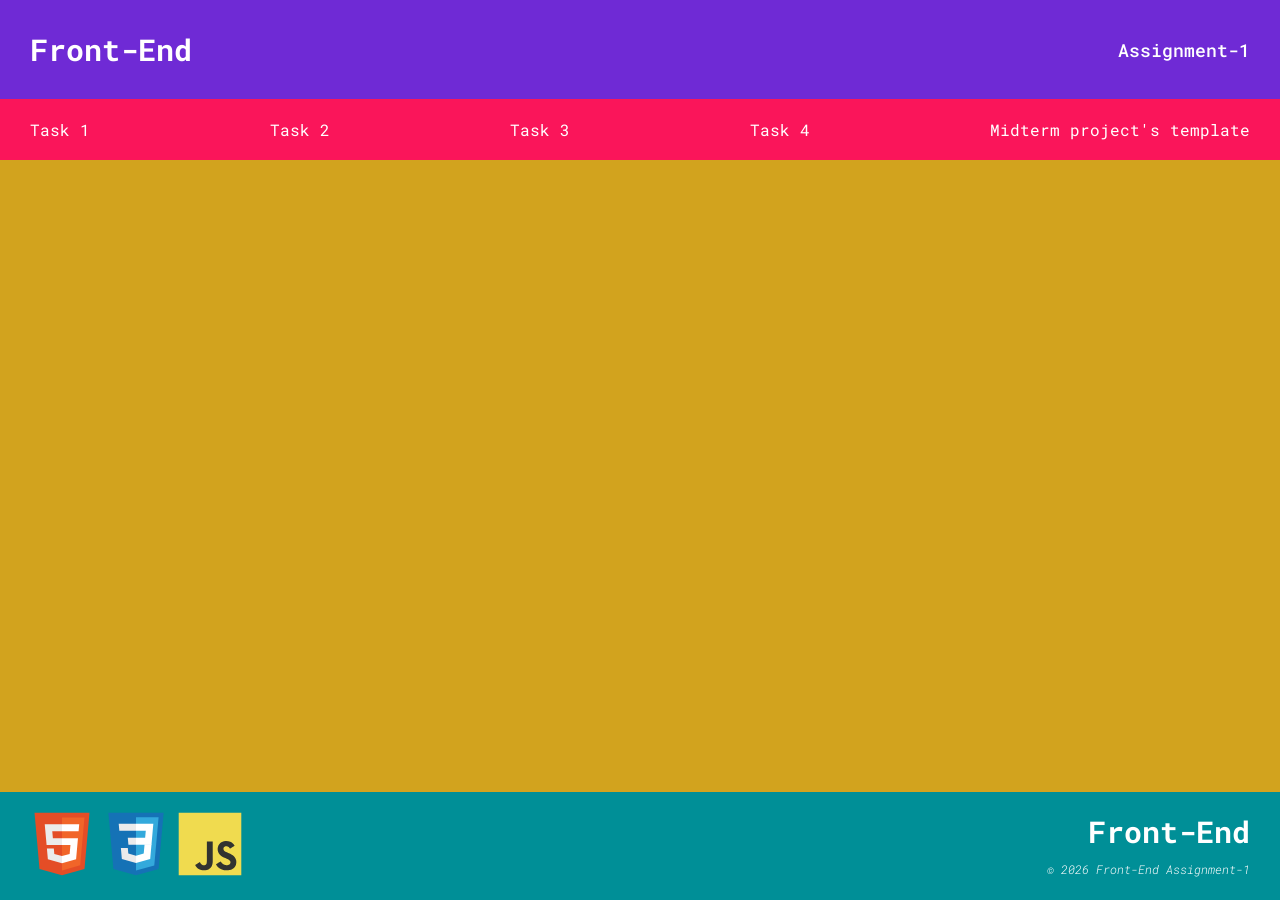
<file: index.html>
<!DOCTYPE html>
<html lang="en">
<head>
    <meta charset="UTF-8">
    <meta name="viewport" content="width=device-width, initial-scale=1.0">
    <link rel="preconnect" href="https://fonts.googleapis.com">
        <link rel="preconnect" href="https://fonts.googleapis.com">
        <link rel="preconnect" href="https://fonts.gstatic.com" crossorigin>
        <link href="https://fonts.googleapis.com/css2?family=Montserrat:wght@100..900&family=Roboto+Mono:ital,wght@0,100..700;1,100..700&display=swap" rel="stylesheet">
        <link rel="stylesheet" href="./assets/css/style.css">
    <title>Assignment-1</title>
</head>
<body>
    <div class="wrapper">
        <header>
            <div class="container">
                <div class="header__content">
                    <a href="./index.html">Front-End</a>
                    <h1>Assignment-1</h1>                       
                </div>
            </div>
        </header>
        <nav>
            <div class="container">
                <div class="nav__content">
                    <ul>
                        <li><a href="./assets/html/task1.html">Task 1</a></li>
                        <li><a href="./assets/html/task2.html">Task 2</a></li>
                        <li><a href="./assets/exercise1/index.html">Task 3</a></li>
                        <li><a href="./assets/html/task4.html">Task 4</a></li>
                        <li><a href="https://www.figma.com/design/Z8iB2R1WuSXjD8LmQeZ9GM/Burger-restaurant-template?m=auto&t=XJF6w6xbj0CRTObl-6" target="_blank">Midterm project's template</a></li>
                    </ul>
                </div>
            </div>
        </nav>
        <main>
        </main>
        <footer>
            <div class="container">
                <div class="footer__content">
                    <div class="footer__icons">
                        <svg xmlns="http://www.w3.org/2000/svg" width="64px" height="64px" viewBox="0 0 128 128">
                            <path d="M0 0h128v128H0z" fill="none" />
                            <path fill="#e44d26" d="M19.037 113.876L9.032 1.661h109.936l-10.016 112.198l-45.019 12.48z" />
                            <path fill="#f16529" d="m64 116.8l36.378-10.086l8.559-95.878H64z" />
                            <path fill="#ebebeb" d="M64 52.455H45.788L44.53 38.361H64V24.599H29.489l.33 3.692l3.382 37.927H64zm0 35.743l-.061.017l-15.327-4.14l-.979-10.975H33.816l1.928 21.609l28.193 7.826l.063-.017z" />
                            <path fill="#fff" d="M63.952 52.455v13.763h16.947l-1.597 17.849l-15.35 4.143v14.319l28.215-7.82l.207-2.325l3.234-36.233l.335-3.696h-3.708zm0-27.856v13.762h33.244l.276-3.092l.628-6.978l.329-3.692z" />
                        </svg>
                        <svg xmlns="http://www.w3.org/2000/svg" width="64px" height="64px" viewBox="0 0 128 128">
                        <path d="M0 0h128v128H0z" fill="none" />
                        <path fill="#1572b6" d="M18.814 114.123L8.76 1.352h110.48l-10.064 112.754l-45.243 12.543z" />
                        <path fill="#33a9dc" d="m64.001 117.062l36.559-10.136l8.601-96.354h-45.16z" />
                        <path fill="#fff" d="M64.001 51.429h18.302l1.264-14.163H64.001V23.435h34.682l-.332 3.711l-3.4 38.114h-30.95z" />
                        <path fill="#ebebeb" d="m64.083 87.349l-.061.018l-15.403-4.159l-.985-11.031H33.752l1.937 21.717l28.331 7.863l.063-.018z" />
                        <path fill="#fff" d="m81.127 64.675l-1.666 18.522l-15.426 4.164v14.39l28.354-7.858l.208-2.337l2.406-26.881z" />
                        <path fill="#ebebeb" d="M64.048 23.435v13.831H30.64l-.277-3.108l-.63-7.012l-.331-3.711zm-.047 27.996v13.831H48.792l-.277-3.108l-.631-7.012l-.33-3.711z" />
                        </svg>
                        <svg xmlns="http://www.w3.org/2000/svg" width="64px" height="64px" viewBox="0 0 128 128">
                            <path d="M0 0h128v128H0z" fill="none" />
                            <path fill="#f0db4f" d="M1.408 1.408h125.184v125.185H1.408z" />
                            <path fill="#323330" d="M116.347 96.736c-.917-5.711-4.641-10.508-15.672-14.981c-3.832-1.761-8.104-3.022-9.377-5.926c-.452-1.69-.512-2.642-.226-3.665c.821-3.32 4.784-4.355 7.925-3.403c2.023.678 3.938 2.237 5.093 4.724c5.402-3.498 5.391-3.475 9.163-5.879c-1.381-2.141-2.118-3.129-3.022-4.045c-3.249-3.629-7.676-5.498-14.756-5.355l-3.688.477c-3.534.893-6.902 2.748-8.877 5.235c-5.926 6.724-4.236 18.492 2.975 23.335c7.104 5.332 17.54 6.545 18.873 11.531c1.297 6.104-4.486 8.08-10.234 7.378c-4.236-.881-6.592-3.034-9.139-6.949c-4.688 2.713-4.688 2.713-9.508 5.485c1.143 2.499 2.344 3.63 4.26 5.795c9.068 9.198 31.76 8.746 35.83-5.176c.165-.478 1.261-3.666.38-8.581M69.462 58.943H57.753l-.048 30.272c0 6.438.333 12.34-.714 14.149c-1.713 3.558-6.152 3.117-8.175 2.427c-2.059-1.012-3.106-2.451-4.319-4.485c-.333-.584-.583-1.036-.667-1.071l-9.52 5.83c1.583 3.249 3.915 6.069 6.902 7.901c4.462 2.678 10.459 3.499 16.731 2.059c4.082-1.189 7.604-3.652 9.448-7.401c2.666-4.915 2.094-10.864 2.07-17.444c.06-10.735.001-21.468.001-32.237" />
                        </svg>
                    </div>
                    <div class="footer__info">
                        <a href="./index.html">Front-End</a>
                        <p>© 2026 Front-End Assignment-1</p>  
                    </div>                  
                </div>
            </div>
        </footer>        
    </div>
</body>
</html>
</file>
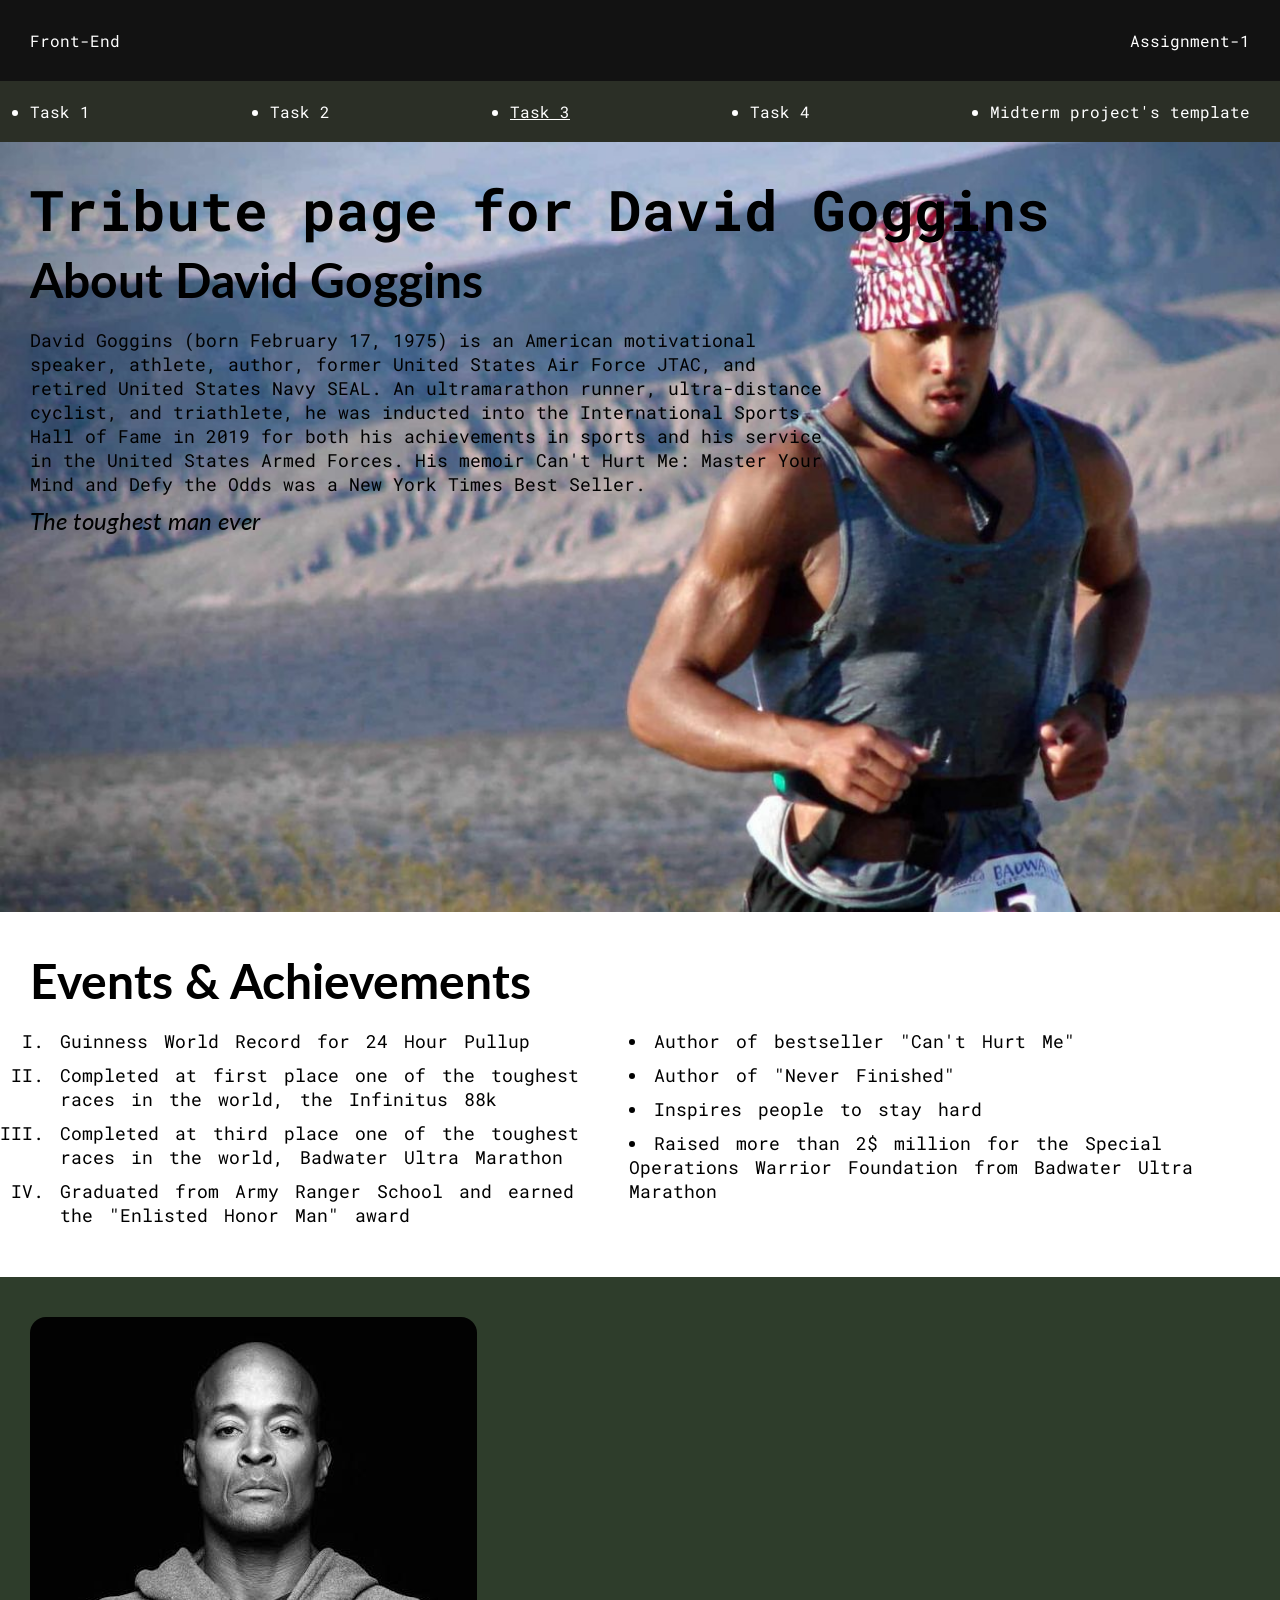
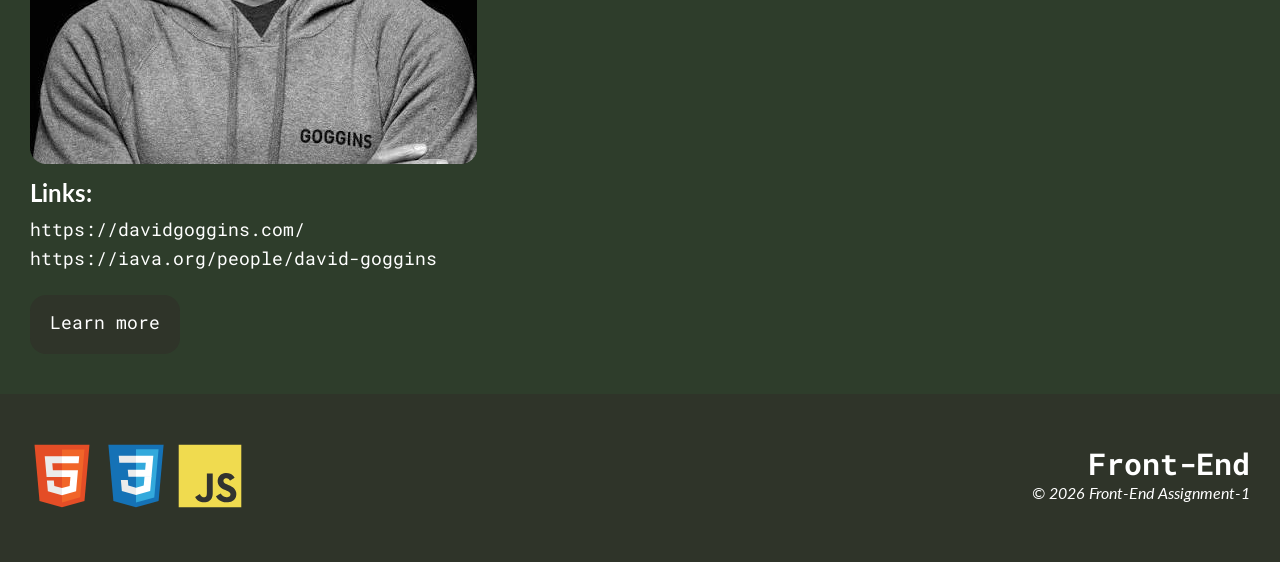
<file: assets/exercise1/index.html>
<!DOCTYPE html>
<html lang="en">
<head>
    <meta charset="UTF-8">
    <meta name="viewport" content="width=device-width, initial-scale=1.0">
    <link rel="preconnect" href="https://fonts.googleapis.com">
    <link rel="preconnect" href="https://fonts.gstatic.com" crossorigin>
    <link href="https://fonts.googleapis.com/css2?family=Lato:ital,wght@0,100;0,300;0,400;0,700;0,900;1,100;1,300;1,400;1,700;1,900&family=Roboto+Mono:ital,wght@0,100..700;1,100..700&display=swap" rel="stylesheet">
    <link rel="stylesheet" href="./style.css">
    <title>Tribute page for David Goggins</title>
</head>
<body>
    <div class="wrapper">
        <header>
            <div class="container">
                <div class="header__content">
                    <a href="../../index.html">Front-End</a>
                    <h1>Assignment-1</h1>                       
                </div>
            </div>
        </header>
        <nav>
            <div class="container">
                <div class="nav__content">
                    <ul>
                        <li><a href="../html/task1.html">Task 1</a></li>
                        <li><a href="../html/task2.html">Task 2</a></li>
                        <li id="active"><a href="../exercise1/index.html">Task 3</a></li>
                        <li><a href="../html/task4.html">Task 4</a></li>
                        <li><a href="https://www.figma.com/design/Z8iB2R1WuSXjD8LmQeZ9GM/Burger-restaurant-template?m=auto&t=XJF6w6xbj0CRTObl-6" target="_blank">Midterm project's template</a></li>
                    </ul>
                </div>
            </div>
        </nav>
        <main>
            <section class="info">
                <div class="container">
                    <div class="info__content">
                        <h1>Tribute page for David Goggins</h1>
                        <h2>About David Goggins</h2>
                        <p>David Goggins (born February 17, 1975) is an American motivational speaker, athlete, author, former United States Air Force JTAC,
                           and retired United States Navy SEAL. An ultramarathon runner, ultra-distance cyclist, and triathlete, he was inducted into
                           the International Sports Hall of Fame in 2019 for both his achievements in sports and his service in the United States Armed Forces.
                           His memoir Can't Hurt Me: Master Your Mind and Defy the Odds was a New York Times Best Seller.
                        </p>
                        <h3>The toughest man ever</h3>
                    </div>
                </div>
            </section>
            <section class="influence">
                <div class="container">
                    <div class="influence__content">
                        <h2>Events & Achievements</h2>
                        <div class="influence__lists">
                            <ol>
                                <li>Guinness World Record for 24 Hour Pullup</li>
                                <li>Completed at first place one of the toughest races in the world, the Infinitus 88k</li>
                                <li>Completed at third place one of the toughest races in the world, Badwater Ultra Marathon</li>
                                <li>Graduated from Army Ranger School and earned the "Enlisted Honor Man" award</li>
                            </ol>
                            <ul>
                                <li>Author of bestseller "Can't Hurt Me"</li>
                                <li>Author of "Never Finished"</li>
                                <li>Inspires people to stay hard</li>
                                <li>Raised more than 2$ million for the Special Operations Warrior Foundation from Badwater Ultra Marathon</li>
                            </ul>
                        </div>
                    </div>
                </div>
            </section>
            <section class="portrait">
                <div class="container">
                    <div class="portrait__content">
                        <img src="../imgs/images.jpeg" alt="The toughest man ever">
                        <h3>Links:</h3>
                        <a href="https://davidgoggins.com/">https://davidgoggins.com/</a>
                        <a href="https://iava.org/people/david-goggins">https://iava.org/people/david-goggins</a>
                        <button class="btn">
                            <a href="https://en.wikipedia.org/wiki/David_Goggins">Learn more</a>
                        </button>
                    </div>
                </div>
            </section>
        </main>
        <footer>
            <div class="container">
                <div class="footer__content">
                    <div class="footer__icons">
                        <svg xmlns="http://www.w3.org/2000/svg" width="64px" height="64px" viewBox="0 0 128 128">
                            <path d="M0 0h128v128H0z" fill="none" />
                            <path fill="#e44d26" d="M19.037 113.876L9.032 1.661h109.936l-10.016 112.198l-45.019 12.48z" />
                            <path fill="#f16529" d="m64 116.8l36.378-10.086l8.559-95.878H64z" />
                            <path fill="#ebebeb" d="M64 52.455H45.788L44.53 38.361H64V24.599H29.489l.33 3.692l3.382 37.927H64zm0 35.743l-.061.017l-15.327-4.14l-.979-10.975H33.816l1.928 21.609l28.193 7.826l.063-.017z" />
                            <path fill="#fff" d="M63.952 52.455v13.763h16.947l-1.597 17.849l-15.35 4.143v14.319l28.215-7.82l.207-2.325l3.234-36.233l.335-3.696h-3.708zm0-27.856v13.762h33.244l.276-3.092l.628-6.978l.329-3.692z" />
                        </svg>
                        <svg xmlns="http://www.w3.org/2000/svg" width="64px" height="64px" viewBox="0 0 128 128">
                        <path d="M0 0h128v128H0z" fill="none" />
                        <path fill="#1572b6" d="M18.814 114.123L8.76 1.352h110.48l-10.064 112.754l-45.243 12.543z" />
                        <path fill="#33a9dc" d="m64.001 117.062l36.559-10.136l8.601-96.354h-45.16z" />
                        <path fill="#fff" d="M64.001 51.429h18.302l1.264-14.163H64.001V23.435h34.682l-.332 3.711l-3.4 38.114h-30.95z" />
                        <path fill="#ebebeb" d="m64.083 87.349l-.061.018l-15.403-4.159l-.985-11.031H33.752l1.937 21.717l28.331 7.863l.063-.018z" />
                        <path fill="#fff" d="m81.127 64.675l-1.666 18.522l-15.426 4.164v14.39l28.354-7.858l.208-2.337l2.406-26.881z" />
                        <path fill="#ebebeb" d="M64.048 23.435v13.831H30.64l-.277-3.108l-.63-7.012l-.331-3.711zm-.047 27.996v13.831H48.792l-.277-3.108l-.631-7.012l-.33-3.711z" />
                        </svg>
                        <svg xmlns="http://www.w3.org/2000/svg" width="64px" height="64px" viewBox="0 0 128 128">
                            <path d="M0 0h128v128H0z" fill="none" />
                            <path fill="#f0db4f" d="M1.408 1.408h125.184v125.185H1.408z" />
                            <path fill="#323330" d="M116.347 96.736c-.917-5.711-4.641-10.508-15.672-14.981c-3.832-1.761-8.104-3.022-9.377-5.926c-.452-1.69-.512-2.642-.226-3.665c.821-3.32 4.784-4.355 7.925-3.403c2.023.678 3.938 2.237 5.093 4.724c5.402-3.498 5.391-3.475 9.163-5.879c-1.381-2.141-2.118-3.129-3.022-4.045c-3.249-3.629-7.676-5.498-14.756-5.355l-3.688.477c-3.534.893-6.902 2.748-8.877 5.235c-5.926 6.724-4.236 18.492 2.975 23.335c7.104 5.332 17.54 6.545 18.873 11.531c1.297 6.104-4.486 8.08-10.234 7.378c-4.236-.881-6.592-3.034-9.139-6.949c-4.688 2.713-4.688 2.713-9.508 5.485c1.143 2.499 2.344 3.63 4.26 5.795c9.068 9.198 31.76 8.746 35.83-5.176c.165-.478 1.261-3.666.38-8.581M69.462 58.943H57.753l-.048 30.272c0 6.438.333 12.34-.714 14.149c-1.713 3.558-6.152 3.117-8.175 2.427c-2.059-1.012-3.106-2.451-4.319-4.485c-.333-.584-.583-1.036-.667-1.071l-9.52 5.83c1.583 3.249 3.915 6.069 6.902 7.901c4.462 2.678 10.459 3.499 16.731 2.059c4.082-1.189 7.604-3.652 9.448-7.401c2.666-4.915 2.094-10.864 2.07-17.444c.06-10.735.001-21.468.001-32.237" />
                        </svg>
                    </div>
                    <div class="footer__info">
                        <a href="../../index.html">Front-End</a>
                        <p>© 2026 Front-End Assignment-1</p>  
                    </div>                  
                </div>
            </div>
        </footer>           
    </div>
</body>
</html>
</file>
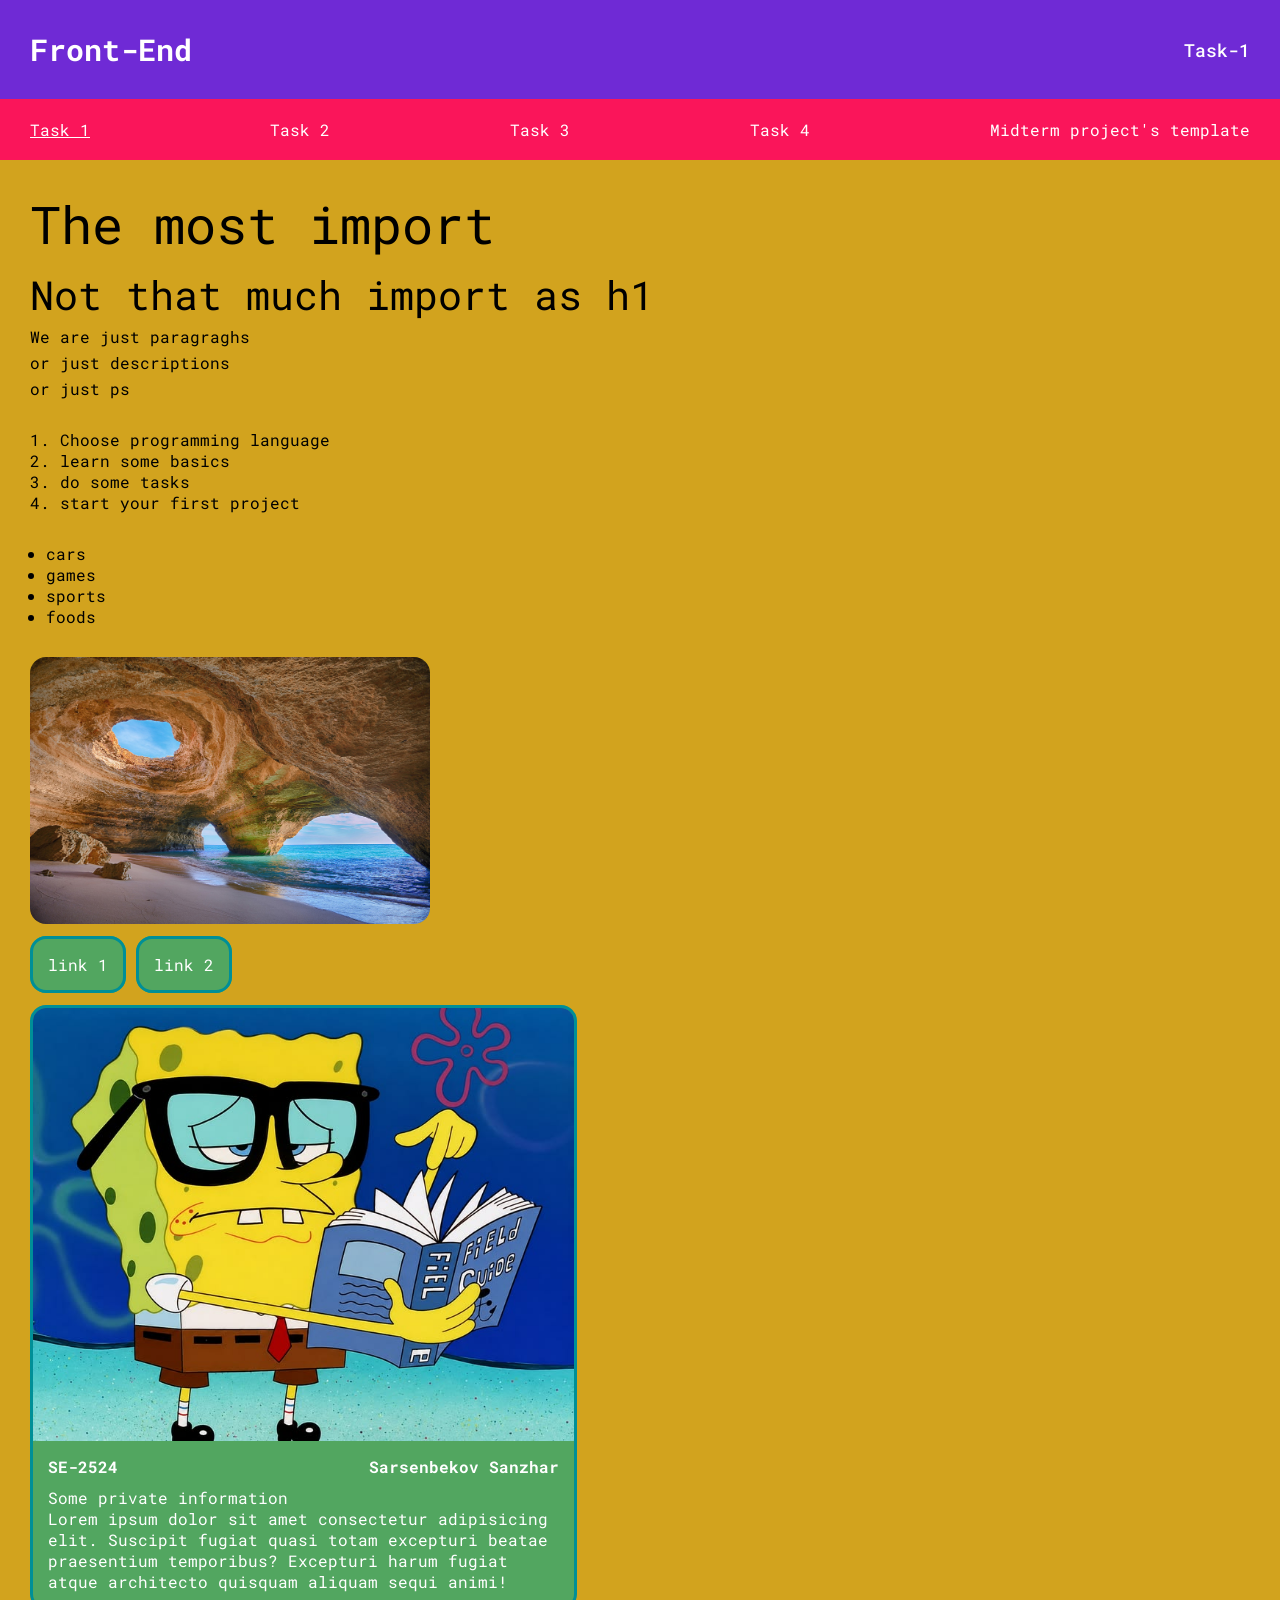
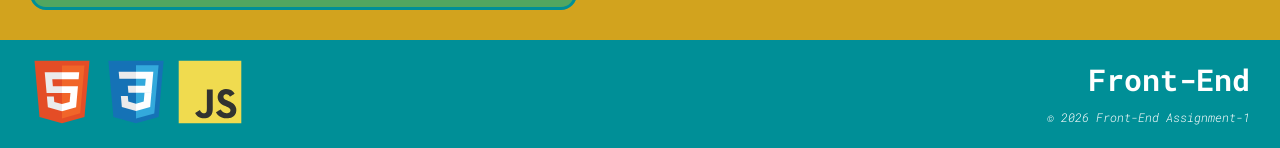
<file: assets/html/task1.html>
<!DOCTYPE html>
<html lang="en">
<head>
    <meta charset="UTF-8">
    <meta name="viewport" content="width=device-width, initial-scale=1.0">
    <link rel="preconnect" href="https://fonts.googleapis.com">
        <link rel="preconnect" href="https://fonts.googleapis.com">
        <link rel="preconnect" href="https://fonts.gstatic.com" crossorigin>
        <link href="https://fonts.googleapis.com/css2?family=Montserrat:wght@100..900&family=Roboto+Mono:ital,wght@0,100..700;1,100..700&display=swap" rel="stylesheet">
        <link rel="stylesheet" href="../css/style.css">
        <link rel="stylesheet" href="../css/style1.css">
    <title>Assignment-1</title>
</head>
<body>
    <div class="wrapper">
        <header>
            <div class="container">
                <div class="header__content">
                    <a href="../../index.html">Front-End</a>
                    <h1>Task-1</h1>                      
                </div>
            </div>
        </header>
        <nav>
            <div class="container">
                <div class="nav__content">
                    <ul>
                        <li id="active"><a href="./task1.html">Task 1</a></li>
                        <li><a href="./task2.html">Task 2</a></li>
                        <li><a href="../exercise1/index.html">Task 3</a></li>
                        <li><a href="./task4.html">Task 4</a></li>
                        <li><a href="https://www.figma.com/design/Z8iB2R1WuSXjD8LmQeZ9GM/Burger-restaurant-template?m=auto&t=XJF6w6xbj0CRTObl-6" target="_blank">Midterm project's template</a></li>
                    </ul>
                </div>
            </div>
        </nav>
        <main>
            <section class="simple">
                <div class="container">
                    <div class="simple__content">
                        <h1>The most import</h1>
                        <h2>Not that much import as h1</h2>
                        <p>We are just paragraghs</p>
                        <p>or just descriptions</p>
                        <p>or just ps</p>
                        <ol>
                            <li>Choose programming language</li>
                            <li>learn some basics</li>
                            <li>do some tasks</li>
                            <li>start your first project</li>
                        </ol>
                        <ul>
                            <li>cars</li>
                            <li>games</li>
                            <li>sports</li>
                            <li>foods</li>
                        </ul>
                        <img src="../imgs/img.jpg" alt="amazing-place">
                        <a href="">link 1</a>
                        <a href="">link 2</a>
                    </div>
                </div>
            </section>
            <section class="profile-card">
                <div class="container">
                    <div class="profile-card__content">
                        <img src="../imgs/profile.jpg" alt="senior-software-engineer">
                        <div class="profile-card__info">
                            <div class="profile-card__titles">
                                <h3>SE-2524</h3>
                                <h3>Sarsenbekov Sanzhar</h3>                            
                            </div>
                            <p>Some private information</p>
                            <p>Lorem ipsum dolor sit amet consectetur adipisicing elit. Suscipit fugiat quasi totam excepturi beatae praesentium temporibus? Excepturi harum fugiat atque architecto quisquam aliquam sequi animi!</p>                            
                        </div>
                    </div>
                </div>
            </section>
        </main>
        <footer>
            <div class="container">
                <div class="footer__content">
                    <div class="footer__icons">
                        <svg xmlns="http://www.w3.org/2000/svg" width="64px" height="64px" viewBox="0 0 128 128">
                            <path d="M0 0h128v128H0z" fill="none" />
                            <path fill="#e44d26" d="M19.037 113.876L9.032 1.661h109.936l-10.016 112.198l-45.019 12.48z" />
                            <path fill="#f16529" d="m64 116.8l36.378-10.086l8.559-95.878H64z" />
                            <path fill="#ebebeb" d="M64 52.455H45.788L44.53 38.361H64V24.599H29.489l.33 3.692l3.382 37.927H64zm0 35.743l-.061.017l-15.327-4.14l-.979-10.975H33.816l1.928 21.609l28.193 7.826l.063-.017z" />
                            <path fill="#fff" d="M63.952 52.455v13.763h16.947l-1.597 17.849l-15.35 4.143v14.319l28.215-7.82l.207-2.325l3.234-36.233l.335-3.696h-3.708zm0-27.856v13.762h33.244l.276-3.092l.628-6.978l.329-3.692z" />
                        </svg>
                        <svg xmlns="http://www.w3.org/2000/svg" width="64px" height="64px" viewBox="0 0 128 128">
                        <path d="M0 0h128v128H0z" fill="none" />
                        <path fill="#1572b6" d="M18.814 114.123L8.76 1.352h110.48l-10.064 112.754l-45.243 12.543z" />
                        <path fill="#33a9dc" d="m64.001 117.062l36.559-10.136l8.601-96.354h-45.16z" />
                        <path fill="#fff" d="M64.001 51.429h18.302l1.264-14.163H64.001V23.435h34.682l-.332 3.711l-3.4 38.114h-30.95z" />
                        <path fill="#ebebeb" d="m64.083 87.349l-.061.018l-15.403-4.159l-.985-11.031H33.752l1.937 21.717l28.331 7.863l.063-.018z" />
                        <path fill="#fff" d="m81.127 64.675l-1.666 18.522l-15.426 4.164v14.39l28.354-7.858l.208-2.337l2.406-26.881z" />
                        <path fill="#ebebeb" d="M64.048 23.435v13.831H30.64l-.277-3.108l-.63-7.012l-.331-3.711zm-.047 27.996v13.831H48.792l-.277-3.108l-.631-7.012l-.33-3.711z" />
                        </svg>
                        <svg xmlns="http://www.w3.org/2000/svg" width="64px" height="64px" viewBox="0 0 128 128">
                            <path d="M0 0h128v128H0z" fill="none" />
                            <path fill="#f0db4f" d="M1.408 1.408h125.184v125.185H1.408z" />
                            <path fill="#323330" d="M116.347 96.736c-.917-5.711-4.641-10.508-15.672-14.981c-3.832-1.761-8.104-3.022-9.377-5.926c-.452-1.69-.512-2.642-.226-3.665c.821-3.32 4.784-4.355 7.925-3.403c2.023.678 3.938 2.237 5.093 4.724c5.402-3.498 5.391-3.475 9.163-5.879c-1.381-2.141-2.118-3.129-3.022-4.045c-3.249-3.629-7.676-5.498-14.756-5.355l-3.688.477c-3.534.893-6.902 2.748-8.877 5.235c-5.926 6.724-4.236 18.492 2.975 23.335c7.104 5.332 17.54 6.545 18.873 11.531c1.297 6.104-4.486 8.08-10.234 7.378c-4.236-.881-6.592-3.034-9.139-6.949c-4.688 2.713-4.688 2.713-9.508 5.485c1.143 2.499 2.344 3.63 4.26 5.795c9.068 9.198 31.76 8.746 35.83-5.176c.165-.478 1.261-3.666.38-8.581M69.462 58.943H57.753l-.048 30.272c0 6.438.333 12.34-.714 14.149c-1.713 3.558-6.152 3.117-8.175 2.427c-2.059-1.012-3.106-2.451-4.319-4.485c-.333-.584-.583-1.036-.667-1.071l-9.52 5.83c1.583 3.249 3.915 6.069 6.902 7.901c4.462 2.678 10.459 3.499 16.731 2.059c4.082-1.189 7.604-3.652 9.448-7.401c2.666-4.915 2.094-10.864 2.07-17.444c.06-10.735.001-21.468.001-32.237" />
                        </svg>
                    </div>
                    <div class="footer__info">
                        <a href="../../index.html">Front-End</a>
                        <p>© 2026 Front-End Assignment-1</p>  
                    </div>                  
                </div>
            </div>
        </footer>          
    </div>
</body>
</html>
</file>
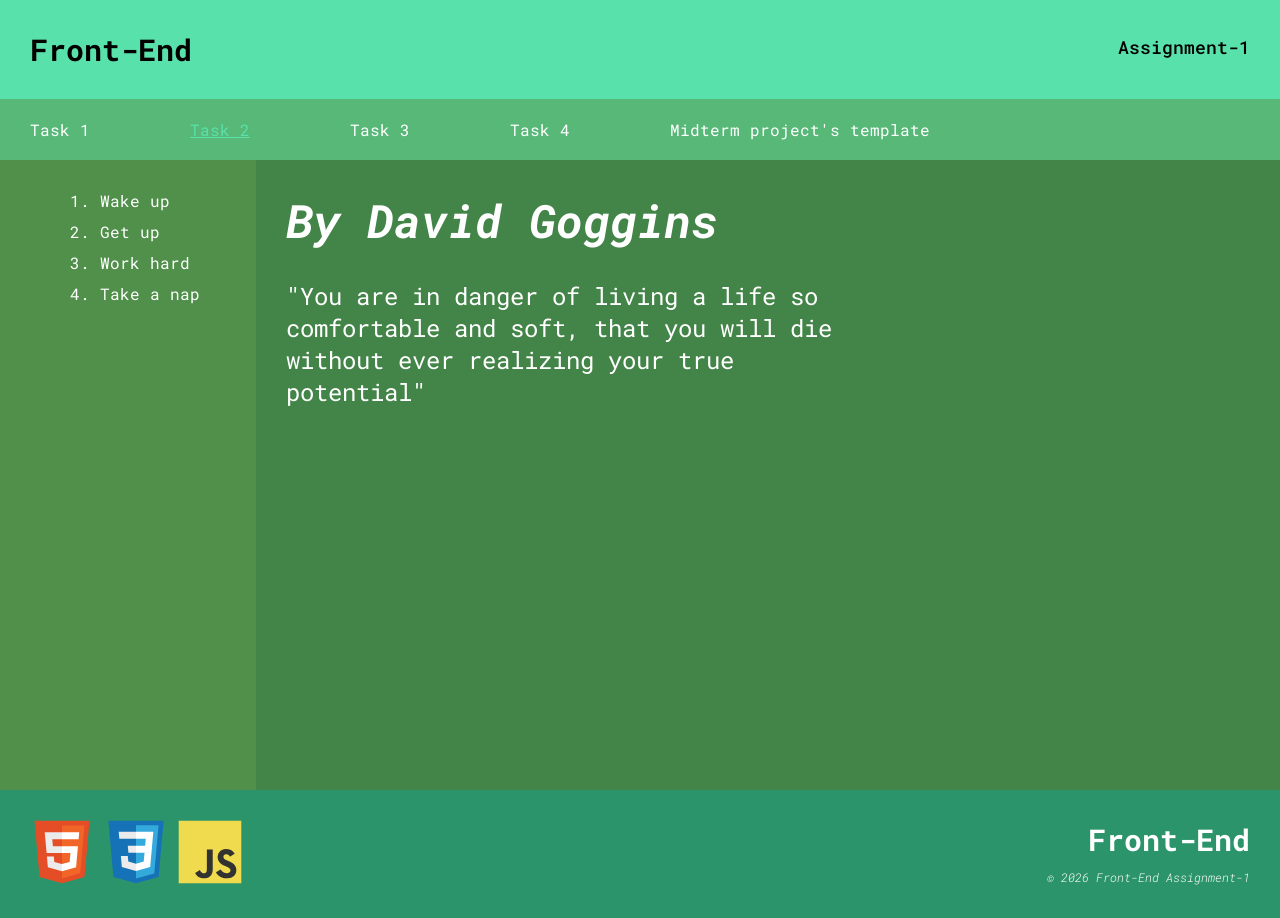
<file: assets/html/task2.html>
<!DOCTYPE html>
<html lang="en">
<head>
    <meta charset="UTF-8">
    <meta name="viewport" content="width=device-width, initial-scale=1.0">
    <link rel="preconnect" href="https://fonts.googleapis.com">
        <link rel="preconnect" href="https://fonts.googleapis.com">
        <link rel="preconnect" href="https://fonts.gstatic.com" crossorigin>
        <link href="https://fonts.googleapis.com/css2?family=Montserrat:wght@100..900&family=Roboto+Mono:ital,wght@0,100..700;1,100..700&display=swap" rel="stylesheet">
        <link rel="stylesheet" href="../css/style2.css">
    <title>Assignment-1</title>
</head>
<body>
    <div class="wrapper">
        <div class="header">
            <div class="container">
                <div class="header__content">
                    <a href="../../index.html">Front-End</a>
                    <h1>Assignment-1</h1>                       
                </div>
            </div>
        </div>
        <div class="nav">
            <div class="container">
                <div class="nav__content">
                    <ul>
                        <li><a href="./task1.html">Task 1</a></li>
                        <li id="active"><a href="./task2.html">Task 2</a></li>
                        <li><a href="../exercise1/index.html">Task 3</a></li>
                        <li><a href="./task4.html">Task 4</a></li>
                        <li><a href="https://www.figma.com/design/Z8iB2R1WuSXjD8LmQeZ9GM/Burger-restaurant-template?m=auto&t=XJF6w6xbj0CRTObl-6" target="_blank">Midterm project's template</a></li>
                    </ul>
                </div>
            </div>
        </div>
        <div class="main">
            <div class="main__content">
                <ol>
                    <li>Wake up</li>
                    <li>Get up</li>
                    <li>Work hard</li>
                    <li>Take a nap</li>
                </ol>                
            </div>
            <div class="aside">
                <h2>By David Goggins</h2>
                <p>"You are in danger of living a life so comfortable and soft, that you will die without ever realizing your true potential"</p>                
            </dive>
        </div>      
    </div>
    <div class="footer">
        <div class="container">
            <div class="footer__content">
                <div class="footer__icons">
                    <svg xmlns="http://www.w3.org/2000/svg" width="64px" height="64px" viewBox="0 0 128 128">
                        <path d="M0 0h128v128H0z" fill="none" />
                        <path fill="#e44d26" d="M19.037 113.876L9.032 1.661h109.936l-10.016 112.198l-45.019 12.48z" />
                        <path fill="#f16529" d="m64 116.8l36.378-10.086l8.559-95.878H64z" />
                        <path fill="#ebebeb" d="M64 52.455H45.788L44.53 38.361H64V24.599H29.489l.33 3.692l3.382 37.927H64zm0 35.743l-.061.017l-15.327-4.14l-.979-10.975H33.816l1.928 21.609l28.193 7.826l.063-.017z" />
                        <path fill="#fff" d="M63.952 52.455v13.763h16.947l-1.597 17.849l-15.35 4.143v14.319l28.215-7.82l.207-2.325l3.234-36.233l.335-3.696h-3.708zm0-27.856v13.762h33.244l.276-3.092l.628-6.978l.329-3.692z" />
                    </svg>
                    <svg xmlns="http://www.w3.org/2000/svg" width="64px" height="64px" viewBox="0 0 128 128">
                    <path d="M0 0h128v128H0z" fill="none" />
                    <path fill="#1572b6" d="M18.814 114.123L8.76 1.352h110.48l-10.064 112.754l-45.243 12.543z" />
                    <path fill="#33a9dc" d="m64.001 117.062l36.559-10.136l8.601-96.354h-45.16z" />
                    <path fill="#fff" d="M64.001 51.429h18.302l1.264-14.163H64.001V23.435h34.682l-.332 3.711l-3.4 38.114h-30.95z" />
                    <path fill="#ebebeb" d="m64.083 87.349l-.061.018l-15.403-4.159l-.985-11.031H33.752l1.937 21.717l28.331 7.863l.063-.018z" />
                    <path fill="#fff" d="m81.127 64.675l-1.666 18.522l-15.426 4.164v14.39l28.354-7.858l.208-2.337l2.406-26.881z" />
                    <path fill="#ebebeb" d="M64.048 23.435v13.831H30.64l-.277-3.108l-.63-7.012l-.331-3.711zm-.047 27.996v13.831H48.792l-.277-3.108l-.631-7.012l-.33-3.711z" />
                    </svg>
                    <svg xmlns="http://www.w3.org/2000/svg" width="64px" height="64px" viewBox="0 0 128 128">
                        <path d="M0 0h128v128H0z" fill="none" />
                        <path fill="#f0db4f" d="M1.408 1.408h125.184v125.185H1.408z" />
                        <path fill="#323330" d="M116.347 96.736c-.917-5.711-4.641-10.508-15.672-14.981c-3.832-1.761-8.104-3.022-9.377-5.926c-.452-1.69-.512-2.642-.226-3.665c.821-3.32 4.784-4.355 7.925-3.403c2.023.678 3.938 2.237 5.093 4.724c5.402-3.498 5.391-3.475 9.163-5.879c-1.381-2.141-2.118-3.129-3.022-4.045c-3.249-3.629-7.676-5.498-14.756-5.355l-3.688.477c-3.534.893-6.902 2.748-8.877 5.235c-5.926 6.724-4.236 18.492 2.975 23.335c7.104 5.332 17.54 6.545 18.873 11.531c1.297 6.104-4.486 8.08-10.234 7.378c-4.236-.881-6.592-3.034-9.139-6.949c-4.688 2.713-4.688 2.713-9.508 5.485c1.143 2.499 2.344 3.63 4.26 5.795c9.068 9.198 31.76 8.746 35.83-5.176c.165-.478 1.261-3.666.38-8.581M69.462 58.943H57.753l-.048 30.272c0 6.438.333 12.34-.714 14.149c-1.713 3.558-6.152 3.117-8.175 2.427c-2.059-1.012-3.106-2.451-4.319-4.485c-.333-.584-.583-1.036-.667-1.071l-9.52 5.83c1.583 3.249 3.915 6.069 6.902 7.901c4.462 2.678 10.459 3.499 16.731 2.059c4.082-1.189 7.604-3.652 9.448-7.401c2.666-4.915 2.094-10.864 2.07-17.444c.06-10.735.001-21.468.001-32.237" />
                    </svg>
                </div>
                <div class="footer__copyright">
                    <a href="../../index.html">Front-End</a>
                    <p>© 2026 Front-End Assignment-1</p>  
                </div>                  
            </div>
        </div>
    </div>  
</body>
</html>
</file>
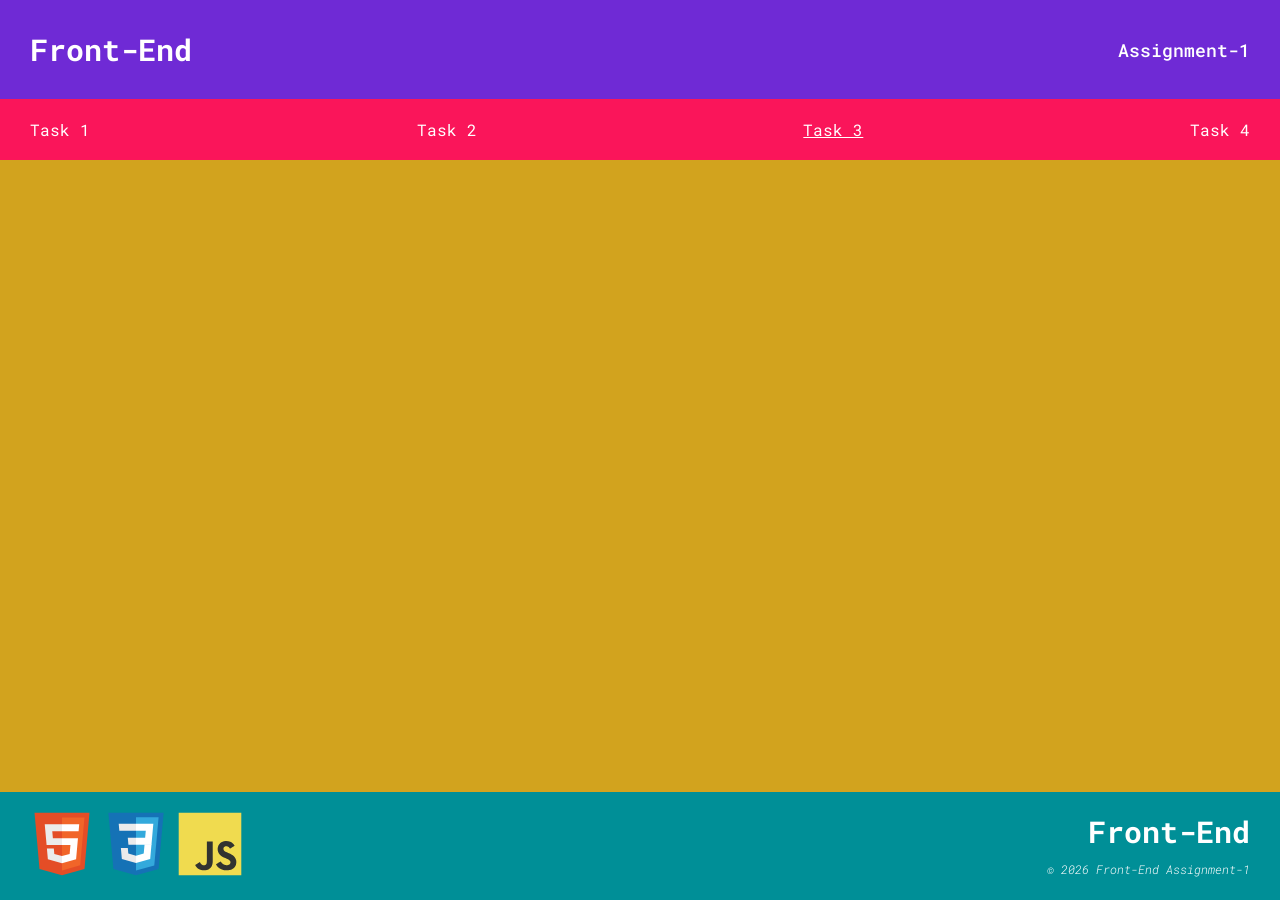
<file: assets/html/task3.html>
<!DOCTYPE html>
<html lang="en">
<head>
    <meta charset="UTF-8">
    <meta name="viewport" content="width=device-width, initial-scale=1.0">
    <link rel="preconnect" href="https://fonts.googleapis.com">
        <link rel="preconnect" href="https://fonts.googleapis.com">
        <link rel="preconnect" href="https://fonts.gstatic.com" crossorigin>
        <link href="https://fonts.googleapis.com/css2?family=Montserrat:wght@100..900&family=Roboto+Mono:ital,wght@0,100..700;1,100..700&display=swap" rel="stylesheet">
        <link rel="stylesheet" href="../css/style.css">
    <title>Assignment-1</title>
</head>
<body>
    <div class="wrapper">
        <header>
            <div class="container">
                <div class="header__content">
                    <a href="../../index.html">Front-End</a>
                    <h1>Assignment-1</h1>                       
                </div>
            </div>
        </header>
        <nav>
            <div class="container">
                <div class="nav__content">
                    <ul>
                        <li><a href="./task1.html">Task 1</a></li>
                        <li><a href="./task2.html">Task 2</a></li>
                        <li id="active"><a href="./task3.html">Task 3</a></li>
                        <li><a href="./task4.html">Task 4</a></li>
                    </ul>
                </div>
            </div>
        </nav>
        <main>
        </main>
        <footer>
            <div class="container">
                <div class="footer__content">
                    <div class="footer__icons">
                        <svg xmlns="http://www.w3.org/2000/svg" width="64px" height="64px" viewBox="0 0 128 128">
                            <path d="M0 0h128v128H0z" fill="none" />
                            <path fill="#e44d26" d="M19.037 113.876L9.032 1.661h109.936l-10.016 112.198l-45.019 12.48z" />
                            <path fill="#f16529" d="m64 116.8l36.378-10.086l8.559-95.878H64z" />
                            <path fill="#ebebeb" d="M64 52.455H45.788L44.53 38.361H64V24.599H29.489l.33 3.692l3.382 37.927H64zm0 35.743l-.061.017l-15.327-4.14l-.979-10.975H33.816l1.928 21.609l28.193 7.826l.063-.017z" />
                            <path fill="#fff" d="M63.952 52.455v13.763h16.947l-1.597 17.849l-15.35 4.143v14.319l28.215-7.82l.207-2.325l3.234-36.233l.335-3.696h-3.708zm0-27.856v13.762h33.244l.276-3.092l.628-6.978l.329-3.692z" />
                        </svg>
                        <svg xmlns="http://www.w3.org/2000/svg" width="64px" height="64px" viewBox="0 0 128 128">
                        <path d="M0 0h128v128H0z" fill="none" />
                        <path fill="#1572b6" d="M18.814 114.123L8.76 1.352h110.48l-10.064 112.754l-45.243 12.543z" />
                        <path fill="#33a9dc" d="m64.001 117.062l36.559-10.136l8.601-96.354h-45.16z" />
                        <path fill="#fff" d="M64.001 51.429h18.302l1.264-14.163H64.001V23.435h34.682l-.332 3.711l-3.4 38.114h-30.95z" />
                        <path fill="#ebebeb" d="m64.083 87.349l-.061.018l-15.403-4.159l-.985-11.031H33.752l1.937 21.717l28.331 7.863l.063-.018z" />
                        <path fill="#fff" d="m81.127 64.675l-1.666 18.522l-15.426 4.164v14.39l28.354-7.858l.208-2.337l2.406-26.881z" />
                        <path fill="#ebebeb" d="M64.048 23.435v13.831H30.64l-.277-3.108l-.63-7.012l-.331-3.711zm-.047 27.996v13.831H48.792l-.277-3.108l-.631-7.012l-.33-3.711z" />
                        </svg>
                        <svg xmlns="http://www.w3.org/2000/svg" width="64px" height="64px" viewBox="0 0 128 128">
                            <path d="M0 0h128v128H0z" fill="none" />
                            <path fill="#f0db4f" d="M1.408 1.408h125.184v125.185H1.408z" />
                            <path fill="#323330" d="M116.347 96.736c-.917-5.711-4.641-10.508-15.672-14.981c-3.832-1.761-8.104-3.022-9.377-5.926c-.452-1.69-.512-2.642-.226-3.665c.821-3.32 4.784-4.355 7.925-3.403c2.023.678 3.938 2.237 5.093 4.724c5.402-3.498 5.391-3.475 9.163-5.879c-1.381-2.141-2.118-3.129-3.022-4.045c-3.249-3.629-7.676-5.498-14.756-5.355l-3.688.477c-3.534.893-6.902 2.748-8.877 5.235c-5.926 6.724-4.236 18.492 2.975 23.335c7.104 5.332 17.54 6.545 18.873 11.531c1.297 6.104-4.486 8.08-10.234 7.378c-4.236-.881-6.592-3.034-9.139-6.949c-4.688 2.713-4.688 2.713-9.508 5.485c1.143 2.499 2.344 3.63 4.26 5.795c9.068 9.198 31.76 8.746 35.83-5.176c.165-.478 1.261-3.666.38-8.581M69.462 58.943H57.753l-.048 30.272c0 6.438.333 12.34-.714 14.149c-1.713 3.558-6.152 3.117-8.175 2.427c-2.059-1.012-3.106-2.451-4.319-4.485c-.333-.584-.583-1.036-.667-1.071l-9.52 5.83c1.583 3.249 3.915 6.069 6.902 7.901c4.462 2.678 10.459 3.499 16.731 2.059c4.082-1.189 7.604-3.652 9.448-7.401c2.666-4.915 2.094-10.864 2.07-17.444c.06-10.735.001-21.468.001-32.237" />
                        </svg>
                    </div>
                    <div class="footer__info">
                        <a href="../../index.html">Front-End</a>
                        <p>© 2026 Front-End Assignment-1</p>  
                    </div>                  
                </div>
            </div>
        </footer>           
    </div>
</body>
</html>
</file>
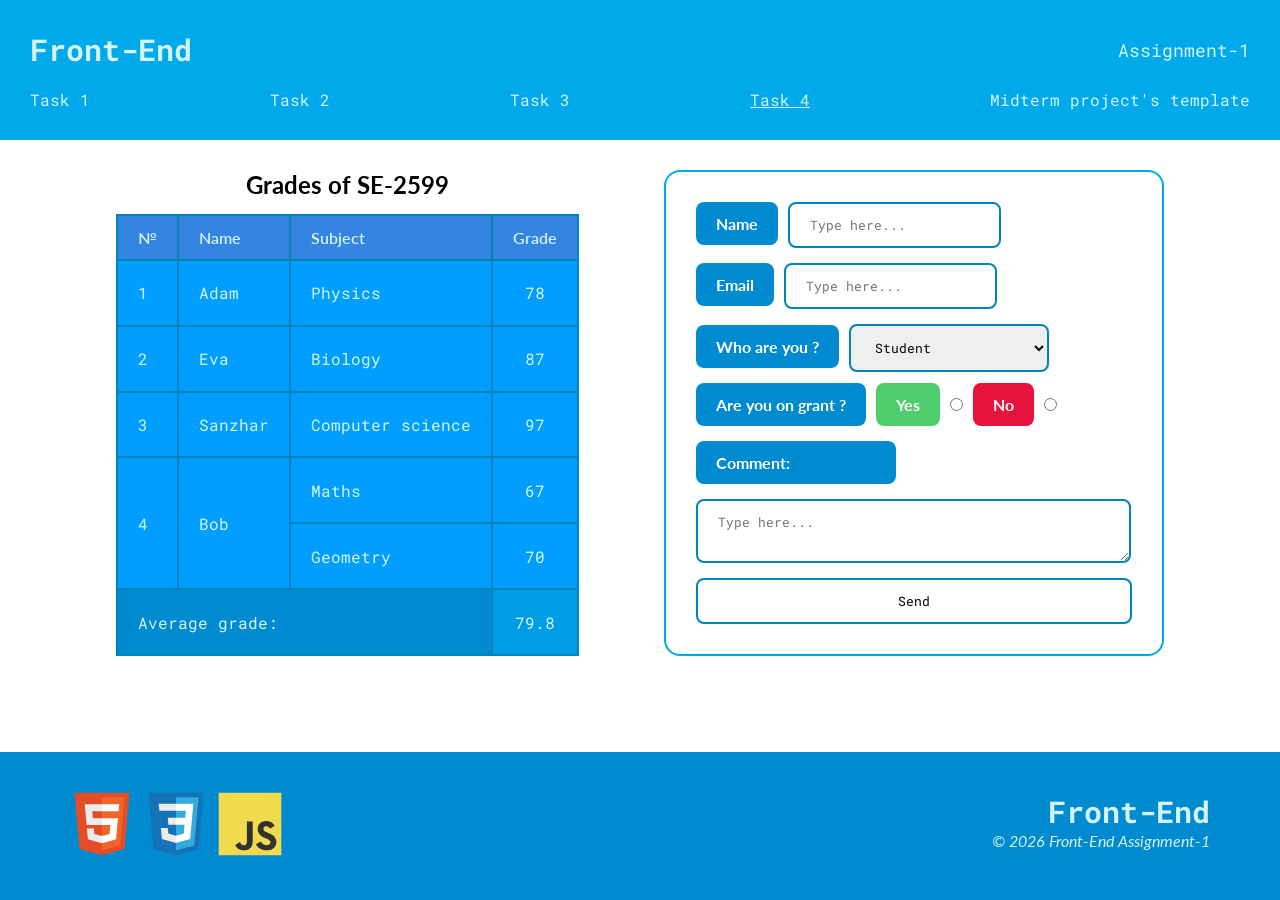
<file: assets/html/task4.html>
<!DOCTYPE html>
<html lang="en">
<head>
    <meta charset="UTF-8">
    <meta name="viewport" content="width=device-width, initial-scale=1.0">
    <link rel="preconnect" href="https://fonts.googleapis.com">
        <link rel="preconnect" href="https://fonts.googleapis.com">
        <link rel="preconnect" href="https://fonts.gstatic.com" crossorigin>
        <link href="https://fonts.googleapis.com/css2?family=Montserrat:wght@100..900&family=Roboto+Mono:ital,wght@0,100..700;1,100..700&display=swap" rel="stylesheet">
        <link rel="preconnect" href="https://fonts.googleapis.com">
        <link rel="preconnect" href="https://fonts.gstatic.com" crossorigin>
        <link href="https://fonts.googleapis.com/css2?family=Lato:ital,wght@0,100;0,300;0,400;0,700;0,900;1,100;1,300;1,400;1,700;1,900&display=swap" rel="stylesheet">
        <link rel="stylesheet" href="../css/style4.css">
    <title>Assignment-1</title>
</head>
<body>
    <div class="wrapper">
        <header>
            <div class="container">
                <div class="header__content">
                    <div class="header__top">
                        <a href="../../index.html">Front-End</a>
                        <h1>Assignment-1</h1>                       
                    </div>
                    <nav>
                        <ul>
                            <li><a href="./task1.html">Task 1</a></li>
                            <li><a href="./task2.html">Task 2</a></li>
                            <li><a href="../exercise1/index.html">Task 3</a></li>
                            <li id="active"><a href="./task4.html">Task 4</a></li>
                            <li><a href="https://www.figma.com/design/Z8iB2R1WuSXjD8LmQeZ9GM/Burger-restaurant-template?m=auto&t=XJF6w6xbj0CRTObl-6" target="_blank">Midterm project's template</a></li>
                        </ul>
                    </nav>                    
                </div>
            </div>
        </header>
        <main>
            <section class="content">
                <div class="container">
                    <div class="content__content">
                        <table>
                            <caption id="legend">Grades of SE-2599</caption>
                            <thead>
                                <tr>
                                    <th>№</th>
                                    <th>Name</th>
                                    <th>Subject</th>
                                    <th>Grade</th>
                                </tr>                            
                            </thead>
                            <tbody>
                                <tr>
                                    <td>1</td>
                                    <td>Adam</td>
                                    <td>Physics</td>
                                    <td>78</td>
                                </tr>
                                <tr>
                                    <td>2</td>
                                    <td>Eva</td>
                                    <td>Biology</td>
                                    <td>87</td>
                                </tr>
                                <tr>
                                    <td>3</td>
                                    <td>Sanzhar</td>
                                    <td>Computer science</td>
                                    <td>97</td>
                                </tr>
                                <tr>
                                    <td rowspan="2">4</td>
                                    <td rowspan="2">Bob</td>
                                    <td>Maths</td>
                                    <td>67</td>
                                </tr>
                                <tr>
                                    <td>Geometry</td>
                                    <td>70</td>
                                </tr>
                                <tr>
                                    <td colspan="3">Average grade:</td>
                                    <td>79.8</td>
                                </tr>                            
                            </tbody>
                        </table>
                        <form action="" method="">
                            <div>
                                <label for="name">Name</label>
                                <input type="text" placeholder="Type here..." name="" id="name">
                            </div>
                            <div>
                                <label for="email">Email</label>
                                <input type="email" placeholder="Type here..." name="" id="email">                                
                            </div>
                            <div>
                                <label for="select">Who are you ?</label>
                                <select name="" id="select">
                                    <option value="">Student</option>
                                    <option value="">Teacher</option>
                                    <option value="">Others</option>
                                </select>                                
                            </div>
                            <div>
                                <label for="">Are you on grant ?</label>
                                <label for="yes" style="background-color: #50cd6d; cursor: pointer;">Yes</label>
                                <input type="radio" name="radio" id="yes" style="cursor: pointer;">     
                                <label for="no" style="background-color: #e7133f; cursor: pointer;">No</label>
                                <input type="radio" name="radio" id="no" style="cursor: pointer;">                                 
                            </div>
                            <div>
                                <label for="textarea">Comment: </label>
                                <textarea placeholder="Type here..." name="" id="teaxtarea"></textarea>                                     
                            </div>
                            <button type="submit">Send</button>
                        </form>                        
                    </div>
                </div>
            </section>
        </main>
        <footer>
            <div class="container">
                <div class="footer__content">
                    <div class="footer__icons">
                        <svg xmlns="http://www.w3.org/2000/svg" width="64px" height="64px" viewBox="0 0 128 128">
                            <path d="M0 0h128v128H0z" fill="none" />
                            <path fill="#e44d26" d="M19.037 113.876L9.032 1.661h109.936l-10.016 112.198l-45.019 12.48z" />
                            <path fill="#f16529" d="m64 116.8l36.378-10.086l8.559-95.878H64z" />
                            <path fill="#ebebeb" d="M64 52.455H45.788L44.53 38.361H64V24.599H29.489l.33 3.692l3.382 37.927H64zm0 35.743l-.061.017l-15.327-4.14l-.979-10.975H33.816l1.928 21.609l28.193 7.826l.063-.017z" />
                            <path fill="#fff" d="M63.952 52.455v13.763h16.947l-1.597 17.849l-15.35 4.143v14.319l28.215-7.82l.207-2.325l3.234-36.233l.335-3.696h-3.708zm0-27.856v13.762h33.244l.276-3.092l.628-6.978l.329-3.692z" />
                        </svg>
                        <svg xmlns="http://www.w3.org/2000/svg" width="64px" height="64px" viewBox="0 0 128 128">
                        <path d="M0 0h128v128H0z" fill="none" />
                        <path fill="#1572b6" d="M18.814 114.123L8.76 1.352h110.48l-10.064 112.754l-45.243 12.543z" />
                        <path fill="#33a9dc" d="m64.001 117.062l36.559-10.136l8.601-96.354h-45.16z" />
                        <path fill="#fff" d="M64.001 51.429h18.302l1.264-14.163H64.001V23.435h34.682l-.332 3.711l-3.4 38.114h-30.95z" />
                        <path fill="#ebebeb" d="m64.083 87.349l-.061.018l-15.403-4.159l-.985-11.031H33.752l1.937 21.717l28.331 7.863l.063-.018z" />
                        <path fill="#fff" d="m81.127 64.675l-1.666 18.522l-15.426 4.164v14.39l28.354-7.858l.208-2.337l2.406-26.881z" />
                        <path fill="#ebebeb" d="M64.048 23.435v13.831H30.64l-.277-3.108l-.63-7.012l-.331-3.711zm-.047 27.996v13.831H48.792l-.277-3.108l-.631-7.012l-.33-3.711z" />
                        </svg>
                        <svg xmlns="http://www.w3.org/2000/svg" width="64px" height="64px" viewBox="0 0 128 128">
                            <path d="M0 0h128v128H0z" fill="none" />
                            <path fill="#f0db4f" d="M1.408 1.408h125.184v125.185H1.408z" />
                            <path fill="#323330" d="M116.347 96.736c-.917-5.711-4.641-10.508-15.672-14.981c-3.832-1.761-8.104-3.022-9.377-5.926c-.452-1.69-.512-2.642-.226-3.665c.821-3.32 4.784-4.355 7.925-3.403c2.023.678 3.938 2.237 5.093 4.724c5.402-3.498 5.391-3.475 9.163-5.879c-1.381-2.141-2.118-3.129-3.022-4.045c-3.249-3.629-7.676-5.498-14.756-5.355l-3.688.477c-3.534.893-6.902 2.748-8.877 5.235c-5.926 6.724-4.236 18.492 2.975 23.335c7.104 5.332 17.54 6.545 18.873 11.531c1.297 6.104-4.486 8.08-10.234 7.378c-4.236-.881-6.592-3.034-9.139-6.949c-4.688 2.713-4.688 2.713-9.508 5.485c1.143 2.499 2.344 3.63 4.26 5.795c9.068 9.198 31.76 8.746 35.83-5.176c.165-.478 1.261-3.666.38-8.581M69.462 58.943H57.753l-.048 30.272c0 6.438.333 12.34-.714 14.149c-1.713 3.558-6.152 3.117-8.175 2.427c-2.059-1.012-3.106-2.451-4.319-4.485c-.333-.584-.583-1.036-.667-1.071l-9.52 5.83c1.583 3.249 3.915 6.069 6.902 7.901c4.462 2.678 10.459 3.499 16.731 2.059c4.082-1.189 7.604-3.652 9.448-7.401c2.666-4.915 2.094-10.864 2.07-17.444c.06-10.735.001-21.468.001-32.237" />
                        </svg>
                    </div>
                    <div class="footer__info">
                        <a href="../../index.html">Front-End</a>
                        <p>© 2026 Front-End Assignment-1</p>  
                    </div>                  
                </div>
            </div>
        </footer>            
    </div>
</body>
</html>
</file>
<file: assets/css/style.css>
*{
    margin: 0;
    padding: 0;
    box-sizing: border-box;  
    font-family: "Roboto Mono", monospace;
    font-optical-sizing: auto;
    font-weight: 400;
    font-style: normal;
}

a{
    text-decoration: none;
    color: inherit;
}

h1, h2, h3, h4, h5, h6, p, span, li, a{
    font-size: 16px;
}

html, body{
    height: 100%;
}

.wrapper{
    min-height: 100%;
    display: flex;
    flex-direction: column;
}

.container{
    max-width: 1600px;
    margin: 0 auto;
    padding: 0 30px;
}

header{
    background-color: #6F2AD5;
}

.header__content{
    display: flex;
    align-items: center;
    justify-content: space-between;
    padding: 30px 0;
    color: #fff;
}

.header__content a{
    font-size: 30px;
    font-weight: 700;
}

.header__content h1{
    font-size: 18px;
    font-weight: 500;
}

nav{
    background-color: #FA155A;
}

.nav__content{
    padding: 20px 0;
    color: #fff;
}

.nav__content ul{
    display: flex;
    justify-content: space-between;
}

.nav__content ul li{
    list-style: none;
}

.nav__content ul li#active {
    text-decoration: underline;
}

main{
    flex: 1 1 auto;
    background-color: #D2A31E;
    color: #000000;
}

footer{
    background-color: #008F97;
}

/* footer .container{
    margin: 0;
} */

.footer__content{
    display: flex;
    justify-content: space-between;
    padding: 20px 0;
    color: #fff;
}

.footer__content a{
    font-size: 30px;
    font-weight: 700;
    margin-bottom: 10px;
}

.footer__content p{
    font-size: 12px;
    font-weight: 300;
    font-style: italic;
}

.footer__info{
    display: flex;
    flex-direction: column;
    align-items: end;
}
</file>
<file: assets/exercise1/style.css>
*{
    margin: 0;
    padding: 0;
    box-sizing: border-box;  
    font-family: "Roboto Mono", monospace;
    font-optical-sizing: auto;
    font-weight: 400;
    font-style: normal;
}

a{
    text-decoration: none;
    color: inherit;
}

h1, h2, h3, h4, h5, h6, p, span, li, a{
    font-size: 16px;
}

html, body{
    height: 100%;
}

.wrapper{
    min-height: 100%;
    display: flex;
    flex-direction: column;
}

.container{
    max-width: 1600px;
    margin: 0 auto;
    padding: 0 30px;
}

header{
    background-color: #121212;
    color: #fff;
}

.header__content{
    display: flex;
    justify-content: space-between;
    padding: 30px 0;
}

nav{
    background-color: #2b2f26;
    color: #fff;
}

.nav__content{
    padding: 20px 0;
}

.nav__content ul{
    display: flex; 
    justify-content: space-between;
}

.nav__content ul li#active {
    text-decoration: underline;
}

main{
    flex: 1 1 auto;
}

.info{
    min-height: 85.5vh;
    background-image: url("../imgs/David_G_3.jpg");
    background-size: cover;
    background-position: top left;
}

.info__content{
    display: flex;
    flex-direction: column;
    padding: 30px 0;
}

.info__content h1{
    font-size: 56px;
    font-weight: bold;
}

.info__content h2{
    margin-top: 5px;
    font-family: "Lato", sans-serif;
    font-weight: 700;
    font-style: normal;
    font-size: 48px;
}

.info__content h3{
    font-family: "Lato", sans-serif;
    font-weight: 400;
    font-style: italic;
    font-size: 24px;
    margin-top: 10px;
}

.info__content p{
    margin-top: 20px;
    max-width: 800px;
    font-size: 18px;
}

.influence__content{
    padding: 40px 0;
}

.influence__content h2{
    font-size: 48px;
    font-family: "Lato", sans-serif;
    font-weight: 700;
    font-style: normal;
    font-weight: bold;
}

.influence__lists{
    display: flex;
    justify-content: space-between;
    gap: 40px;
    margin-top: 20px;
    padding-left: 30px;
}

.influence__lists ol li, .influence__lists ul li{
    margin-bottom: 10px;
    font-size: 18px;
    word-spacing: 5px;
}

.influence__lists ol{
    list-style: upper-roman;
}

.influence__lists ul{
    list-style: inside;
}

.portrait{
    background-color: #2e3d2b;
}

.portrait__content{
    padding: 40px 0;
    color: #fff;
}

.portrait__content img{
    border-radius: 16px;
    box-shadow: #fff 10px;
}

.portrait__content h3{
    font-family: "Lato", sans-serif;
    font-weight: 700;
    font-style: normal;
    font-size: 24px;
    margin: 10px 0;
}

.portrait__content a{
    display: block;
    font-size: 18px;
    margin-bottom: 5px;
}

.portrait__content .btn{
    margin-top: 20px;
    border: none;
    border-radius: 16px;
    background-color: #2f3429;
    color: #fff;
}

.portrait__content .btn a{
    padding: 15px 20px;
}

footer{
    background-color: #2f3429;
    color: #fff;
}

.footer__content{
    display: flex;
    justify-content: space-between;
    padding: 50px 0;
}

.footer__info{
    display: flex;
    flex-direction: column;
    align-items: end;
}

.footer__info a{
    font-size: 30px;
    font-weight: 700;
}

.footer__info p{
    font-family: "Lato", sans-serif;
    font-style: italic;
}
</file>
<file: assets/css/style1.css>
.simple__content{
    margin: 30px 0;
}

.simple__content h1{
    font-size: 52px;
}

.simple__content h2{
    margin-top: 10px;
    font-size: 40px;
}

.simple__content p{
    margin-top: 5px;
}

.simple__content ol{
    margin-top: 30px;
    margin-left: 30px;
}

.simple__content ul{
    margin-top: 30px;
    margin-left: 16px;
}

.simple__content img{
    display: block;
    margin: 30px 0;
    max-width: 400px;
    border-radius: 16px;
}

.simple__content a{
    padding: 15px;
    border: 3px solid #008F97;
    border-radius: 16px;
    background-color: #52A660;
    color: #fff;
    transition: 0.4s ease all;
}

.simple__content a:hover{
    padding: 15px;
    border: 3px solid #52A660;
    border-radius: 16px;
    background-color: #008F97;
    color: #fff;
    transition: 0.4s ease all;
}

.profile-card__content{
    max-width: 547px;
    margin: 30px 0;
    display: flex;
    flex-direction: column;
    border: 3px solid #008F97;
    border-radius: 16px;
    background-color: #52A660;
    color: #fff;
}

.profile-card__content img{
    max-width: 547px;
    min-height: 400px;
    border-top-left-radius: 13px;
    border-top-right-radius: 13px;
}

.profile-card__info{
    padding: 15px;
}

.profile-card__titles{
    display: flex;
    justify-content: space-between;
    margin-bottom: 10px;
}

.profile-card__titles h3{
    font-weight: 700;
}
</file>
<file: assets/css/style2.css>
*{
    margin: 0;
    padding: 0;
    box-sizing: border-box;  
    font-family: "Roboto Mono", monospace;
    font-optical-sizing: auto;
    font-weight: 400;
    font-style: normal;
}

a{
    text-decoration: none;
    color: inherit;
}

h1, h2, h3, h4, h5, h6, p, span, li, a{
    font-size: 16px;
}

html, body{
    height: 100%;
}

.container{
    max-width: 1600px;
    margin: 0 auto;
    padding: 0 30px;
}

.header{
    background-color: #59e1ab;
    color: #000;
}

.header__content{
    padding: 30px 0;
}

.header__content::after{
    content: " ";
    display: table;
    clear: both;
}

.header__content a{
    float: left;    
    font-size: 30px;
    font-weight: 700;
}

.header__content h1{
    margin-top: 5px;
    float: right;    
    font-size: 18px;
    font-weight: 500;
}

.nav{
    background-color: #58b878;
    color: #fff;
}

.nav__content{
    padding: 20px 0;
}

.nav__content ul::after{
    content: " ";
    display: table;
    clear: both;
}

.nav__content ul li{
    float: left;
    list-style: none;
    margin-right: 100px;
}

.nav__content ul li a{
    transition: 0.4s all ease;
}

.nav__content ul li#active {
    text-decoration: underline;
    color: #59e1ab;
}

.nav__content ul li a:hover{
    color: #59e1ab;
    letter-spacing: 0.5px;
    text-decoration: underline;
    transition: 0.4s all ease;
}

.main::after{
    content: " ";
    display: table;
    clear: both;
}

.main__content{
    min-height: 70vh;
    width: 20vw;
    padding: 30px 30px 30px 100px;
    background-color: #51904b;
    color: #fff;
    float: left;
}

.main__content ol li{
    margin-bottom: 10px;
}

.aside{
    min-height: 70vh;
    width: 80vw;
    padding: 30px;
    background-color: #438548;
    color: #fff;
    float: right;
}

.aside h2{
    font-size: 46px;
    font-weight: 700;
    font-style: italic;
}

.aside p{
    max-width: 600px;
    font-size: 24px;
    margin-top: 30px;
}

.footer{
    background-color: #2c946a;
    color: #fff;
}

.footer__content{
    padding: 30px 0;
}

.footer__content::after{
    content: " ";
    display: table;
    clear: both;
}

.footer__icons{
    float: left;
}

.footer__copyright{
    float: right;
    text-align: right;
}

.footer__copyright a{
    font-size: 30px;
    font-weight: 700;
}

.footer__copyright p{
    margin-top: 10px;
    font-size: 12px;
    font-weight: 300;
    font-style: italic;
}
</file>
<file: assets/css/style4.css>
*{
    margin: 0;
    padding: 0;
    box-sizing: border-box;  
    font-family: "Roboto Mono", monospace;
    font-optical-sizing: auto;
    font-weight: 400;
    font-style: normal;
}

a{
    text-decoration: none;
    color: inherit;
}

h1, h2, h3, h4, h5, h6, p, span, li, a{
    font-size: 16px;
}

html, body{
    height: 100%;
}

.wrapper{
    min-height: 100%;
    display: flex;
    flex-direction: column;
}

.container{
    max-width: 1600px;
    margin: 0 auto;
    padding: 0 30px;
}

header{
    padding: 30px 0;
    background-color: #00a9e9;
    color: #d5f4f9;
}

.header__top{
    display: flex;
    justify-content: space-between;
    align-items: center;
    margin-bottom: 20px;
}

.header__top a{
    font-size: 30px;
    font-weight: 700;
}

.header__top h1{
    font-size: 18px;
}

.header__content nav ul{
    display: flex;
    justify-content: space-between;
    list-style: none;
}

.header__content nav ul li#active {
    text-decoration: underline;
}

main{
    flex: 1 1 auto;
}

.content{
    padding: 30px 0;
}

.content__content{
    display: flex;
    justify-content: space-evenly;
}

table{
    border-collapse: collapse;
}

table #legend{
    font-family: "Lato", sans-serif;
    font-size: 24px;
    font-weight: 700;
    margin-bottom: 15px;
}

table thead{
    background-color: #3485e2;
}

table tbody{
    background-color: #009eff;
}

table th, td{
    color: #d5f4f9;
    border: 2px solid #0084b9;
    padding: 12px 20px;
    text-align: left;
}

table th{
    font-family: "Lato", sans-serif;
    font-weight: 600;
}

table tr:nth-child(6) td:nth-child(2){
    background-color: #009ce6;
}

table tr:nth-child(6) td:nth-child(1){
    background-color: #008bd0;
}

table td:nth-child(4), table tr:nth-child(5) td:nth-child(2), table tr:nth-child(6) td:nth-child(2){
    text-align: center;
}

form{
    display: flex;
    flex-direction: column;
    width: 500px;
    color: #fff;
    border: 2px solid #00a9e9;
    border-radius: 16px;
    padding: 30px;
}

label{
    width: 200px;
    padding: 12px 20px;
    font-family: "Lato", sans-serif;
    font-weight: 700;
    background-color: #008bd0;
    border-radius: 8px;
}

input{
    border: 2px solid #0084b9;
    border-radius: 8px;
    margin-bottom: 15px;
    padding: 12px 20px;
}

select{
    cursor: pointer;
    width: 200px;
    border: 2px solid #0084b9;
    border-radius: 8px;
    margin-bottom: 22px;
    padding: 12px 20px;
}

div:nth-child(5){
    display: flex;
    flex-direction: column;
    margin-top: 15px;
}

textarea{
    max-width: 435px;
    min-height: 45px;
    border: 2px solid #0084b9;
    border-radius: 8px;
    margin: 15px 0;
    padding: 12px 20px;
}

button{
    background-color: transparent;
    border: 2px solid #0084b9;
    border-radius: 8px;
    padding: 12px 20px;
    transition: 0.4s all;
}

button:hover{
    cursor: pointer;
    color: #d5f4f9;
    background-color: #008bd0;
    border: 2px solid transparent;
    transform: scale(1.05);
    transition: 0.4s all;
}

footer{
    background-color: #008bd0;
}

.footer__content{
    display: flex;
    justify-content: space-between;
    padding: 40px;
}

.footer__info{
    display: flex;
    flex-direction: column;
    align-items: end;
    color: #d5f4f9;
}

.footer__info a{
    font-size: 30px;
    font-weight: 700;
}

.footer__info p{
    font-family: "Lato", sans-serif;
    font-style: italic;
}
</file>
